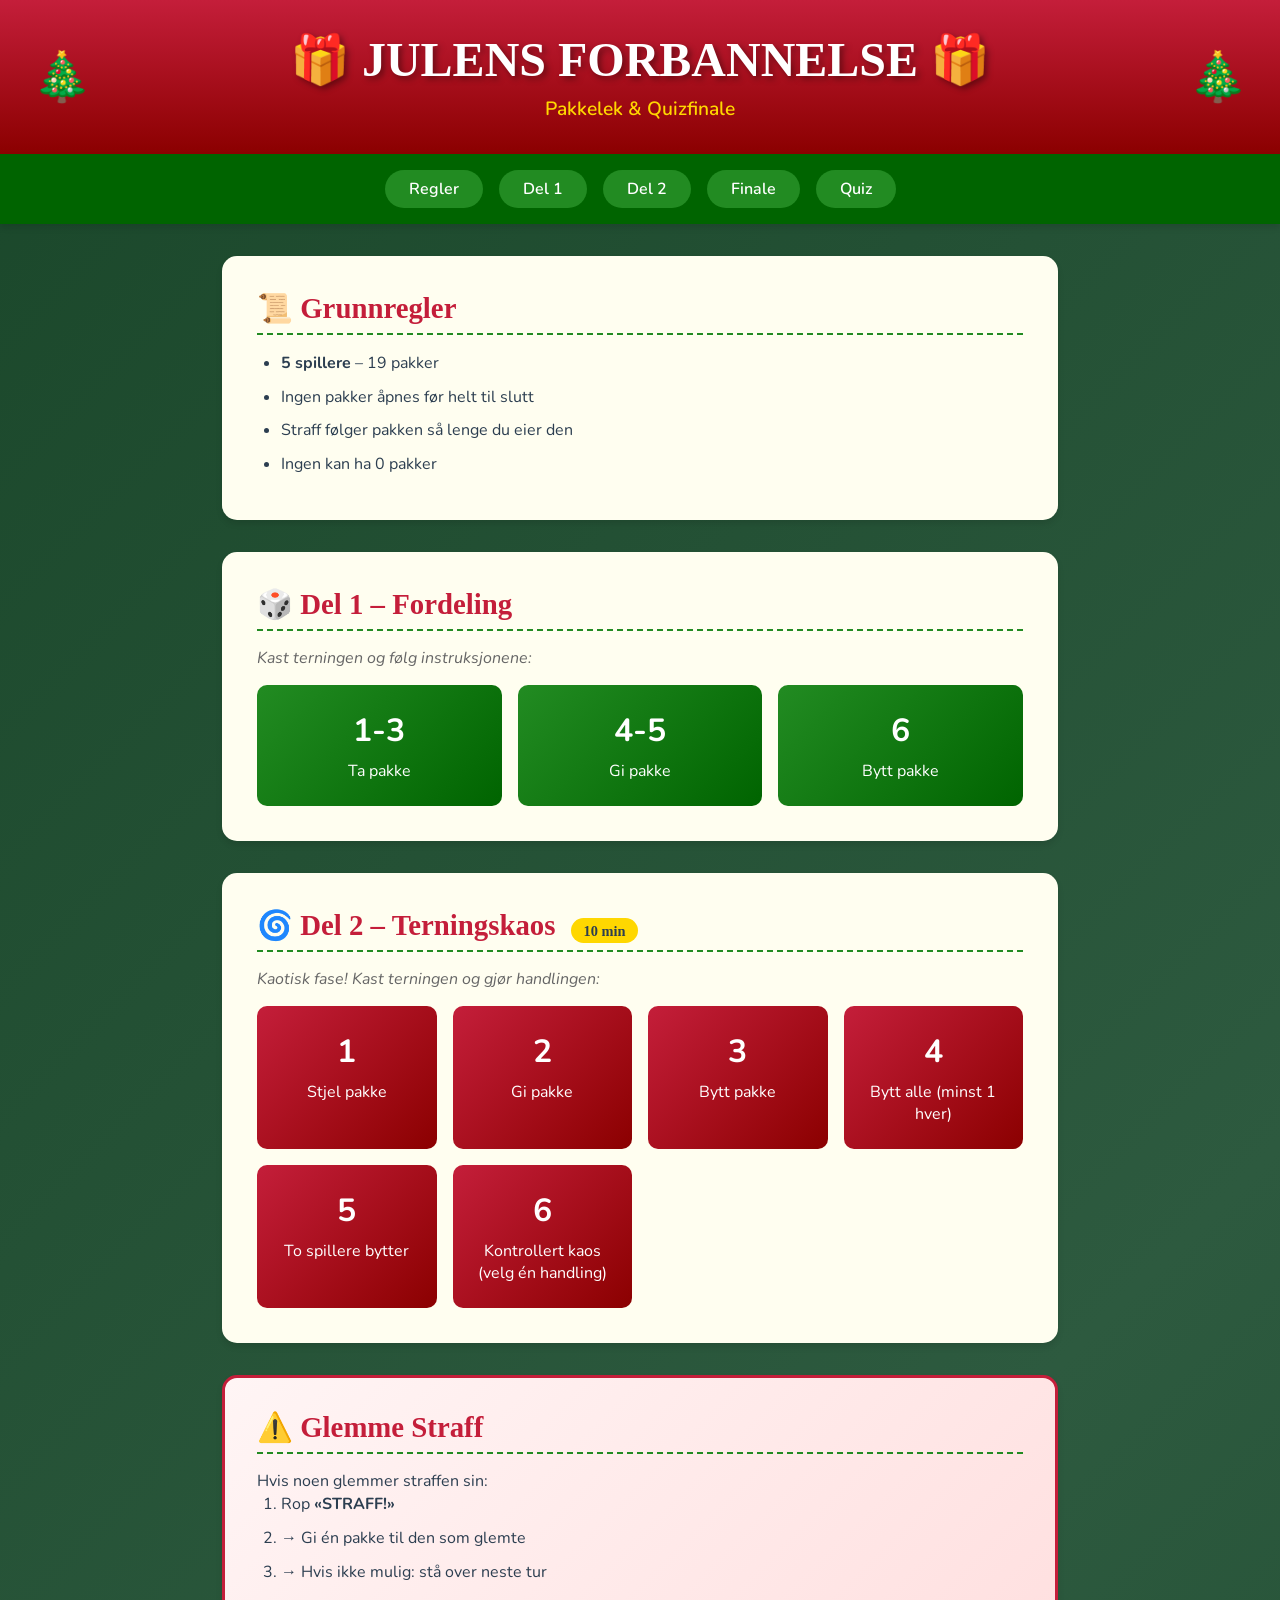
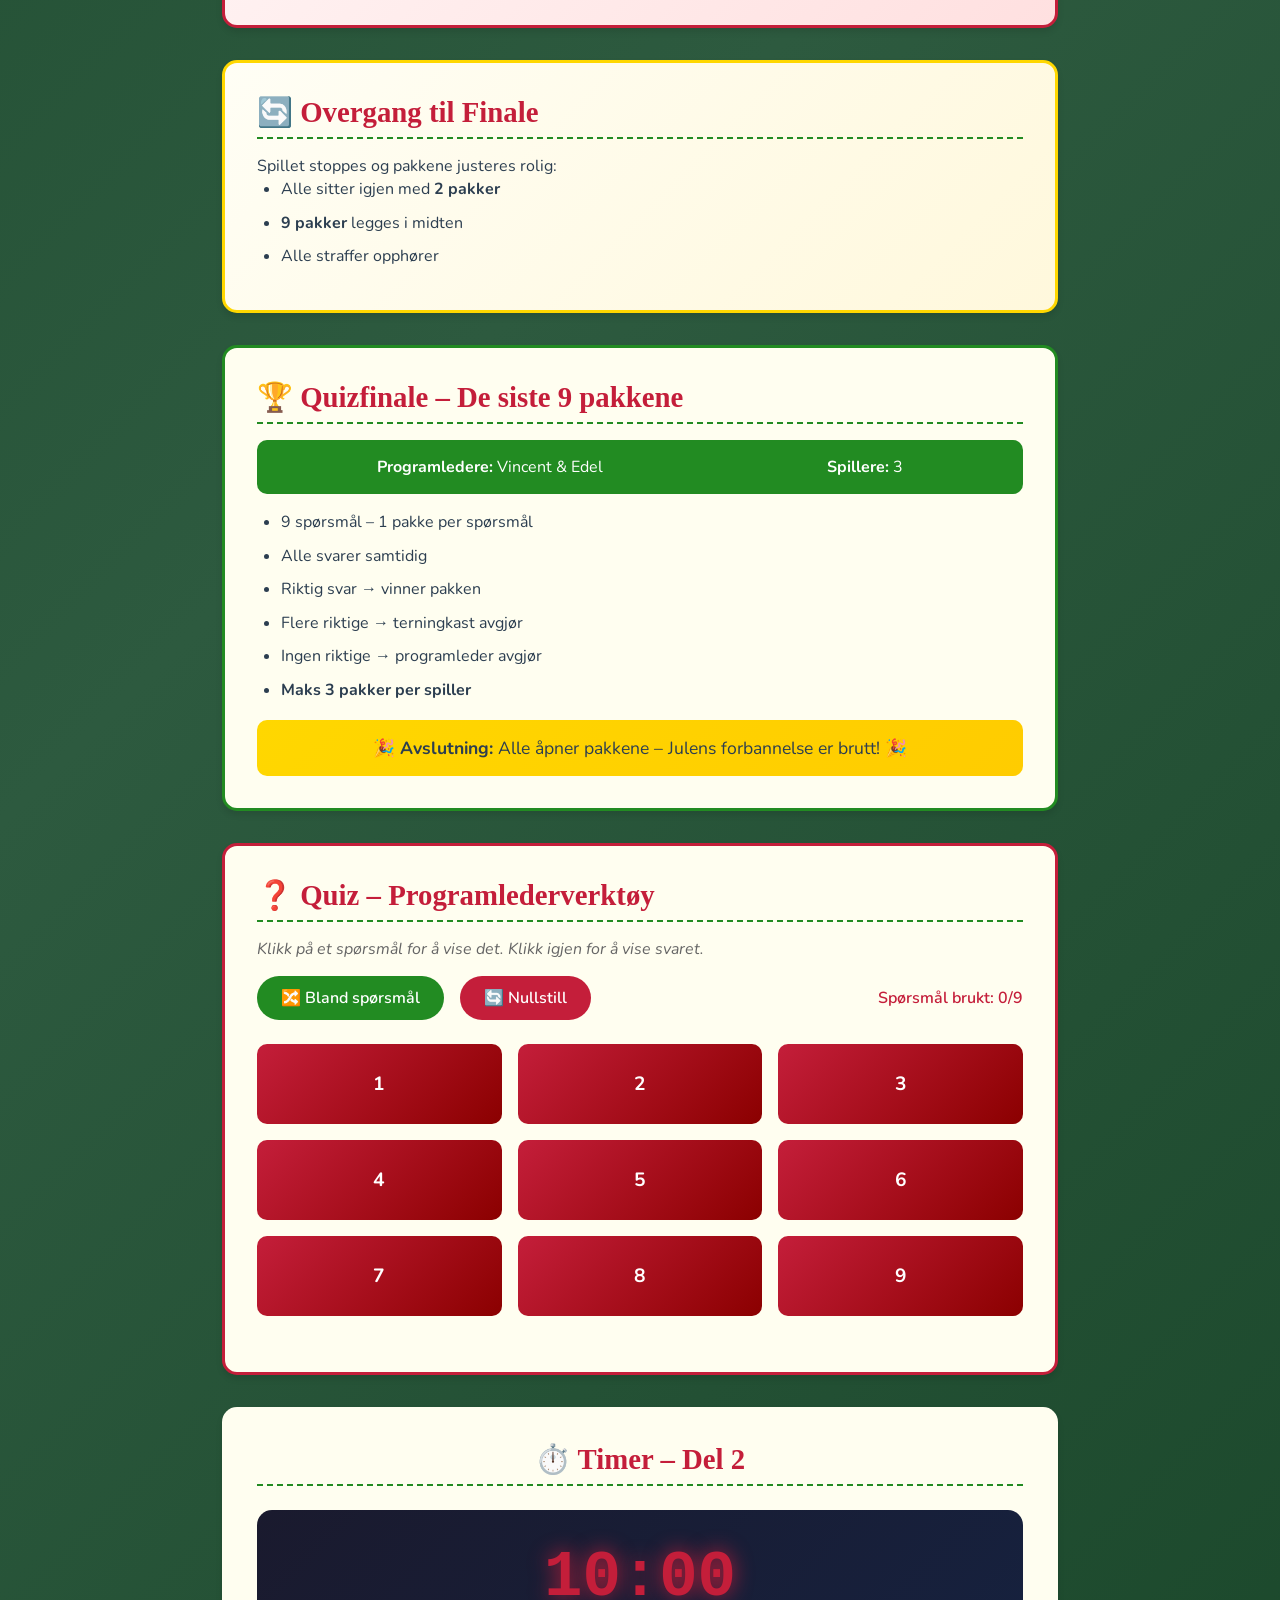
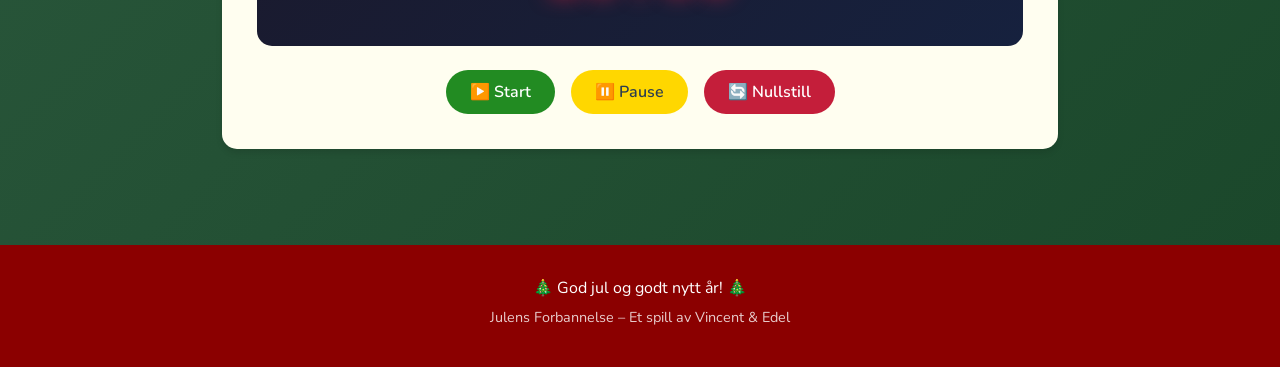
<file: index.html>
<!DOCTYPE html>
<html lang="no">
<head>
    <meta charset="UTF-8">
    <meta name="viewport" content="width=device-width, initial-scale=1.0">
    <title>🎄 Julens Forbannelse 🎄</title>
    <link rel="stylesheet" href="styles.css">
    <link href="https://fonts.googleapis.com/css2?family=Mountains+of+Christmas:wght@400;700&family=Nunito:wght@400;600;700&display=swap" rel="stylesheet">
</head>
<body>
    <div class="snowflakes" aria-hidden="true">
        <div class="snowflake">❄</div>
        <div class="snowflake">❅</div>
        <div class="snowflake">❆</div>
        <div class="snowflake">❄</div>
        <div class="snowflake">❅</div>
        <div class="snowflake">❆</div>
        <div class="snowflake">❄</div>
        <div class="snowflake">❅</div>
        <div class="snowflake">❆</div>
        <div class="snowflake">❄</div>
    </div>

    <header>
        <h1>🎁 JULENS FORBANNELSE 🎁</h1>
        <p class="subtitle">Pakkelek & Quizfinale</p>
    </header>

    <nav>
        <a href="#regler">Regler</a>
        <a href="#del1">Del 1</a>
        <a href="#del2">Del 2</a>
        <a href="#finale">Finale</a>
        <a href="#quiz">Quiz</a>
    </nav>

    <main>
        <!-- Grunnregler -->
        <section id="regler" class="card">
            <h2>📜 Grunnregler</h2>
            <ul>
                <li><strong>5 spillere</strong> – 19 pakker</li>
                <li>Ingen pakker åpnes før helt til slutt</li>
                <li>Straff følger pakken så lenge du eier den</li>
                <li>Ingen kan ha 0 pakker</li>
            </ul>
        </section>

        <!-- Del 1 -->
        <section id="del1" class="card">
            <h2>🎲 Del 1 – Fordeling</h2>
            <p class="description">Kast terningen og følg instruksjonene:</p>
            <div class="dice-grid">
                <div class="dice-item">
                    <span class="dice">1-3</span>
                    <span class="action">Ta pakke</span>
                </div>
                <div class="dice-item">
                    <span class="dice">4-5</span>
                    <span class="action">Gi pakke</span>
                </div>
                <div class="dice-item">
                    <span class="dice">6</span>
                    <span class="action">Bytt pakke</span>
                </div>
            </div>
        </section>

        <!-- Del 2 -->
        <section id="del2" class="card">
            <h2>🌀 Del 2 – Terningskaos <span class="timer-badge">10 min</span></h2>
            <p class="description">Kaotisk fase! Kast terningen og gjør handlingen:</p>
            <div class="dice-grid chaos">
                <div class="dice-item">
                    <span class="dice">1</span>
                    <span class="action">Stjel pakke</span>
                </div>
                <div class="dice-item">
                    <span class="dice">2</span>
                    <span class="action">Gi pakke</span>
                </div>
                <div class="dice-item">
                    <span class="dice">3</span>
                    <span class="action">Bytt pakke</span>
                </div>
                <div class="dice-item">
                    <span class="dice">4</span>
                    <span class="action">Bytt alle (minst 1 hver)</span>
                </div>
                <div class="dice-item">
                    <span class="dice">5</span>
                    <span class="action">To spillere bytter</span>
                </div>
                <div class="dice-item">
                    <span class="dice">6</span>
                    <span class="action">Kontrollert kaos (velg én handling)</span>
                </div>
            </div>
        </section>

        <!-- Glemme straff -->
        <section class="card penalty">
            <h2>⚠️ Glemme Straff</h2>
            <p>Hvis noen glemmer straffen sin:</p>
            <ol>
                <li>Rop <strong>«STRAFF!»</strong></li>
                <li>→ Gi én pakke til den som glemte</li>
                <li>→ Hvis ikke mulig: stå over neste tur</li>
            </ol>
        </section>

        <!-- Overgang til finale -->
        <section id="finale" class="card transition">
            <h2>🔄 Overgang til Finale</h2>
            <p>Spillet stoppes og pakkene justeres rolig:</p>
            <ul>
                <li>Alle sitter igjen med <strong>2 pakker</strong></li>
                <li><strong>9 pakker</strong> legges i midten</li>
                <li>Alle straffer opphører</li>
            </ul>
        </section>

        <!-- Quizfinale info -->
        <section class="card finale-info">
            <h2>🏆 Quizfinale – De siste 9 pakkene</h2>
            <div class="hosts">
                <p><strong>Programledere:</strong> Vincent & Edel</p>
                <p><strong>Spillere:</strong> 3</p>
            </div>
            <ul>
                <li>9 spørsmål – 1 pakke per spørsmål</li>
                <li>Alle svarer samtidig</li>
                <li>Riktig svar → vinner pakken</li>
                <li>Flere riktige → terningkast avgjør</li>
                <li>Ingen riktige → programleder avgjør</li>
                <li><strong>Maks 3 pakker per spiller</strong></li>
            </ul>
            <div class="ending">
                <p>🎉 <strong>Avslutning:</strong> Alle åpner pakkene – Julens forbannelse er brutt! 🎉</p>
            </div>
        </section>

        <!-- Quiz Section -->
        <section id="quiz" class="card quiz-section">
            <h2>❓ Quiz – Programlederverktøy</h2>
            <p class="description">Klikk på et spørsmål for å vise det. Klikk igjen for å vise svaret.</p>

            <div class="quiz-controls">
                <button id="shuffle-btn" class="btn">🔀 Bland spørsmål</button>
                <button id="reset-btn" class="btn">🔄 Nullstill</button>
                <span class="question-counter">Spørsmål brukt: <span id="used-count">0</span>/9</span>
            </div>

            <div id="quiz-container" class="quiz-container">
                <!-- Questions will be loaded here by JavaScript -->
            </div>

            <div id="current-question" class="current-question hidden">
                <div class="question-display">
                    <span class="question-number"></span>
                    <p class="question-text"></p>
                </div>
                <div class="answer-display hidden">
                    <p class="answer-text"></p>
                </div>
                <div class="question-controls">
                    <button id="show-answer-btn" class="btn btn-answer">Vis svar</button>
                    <button id="next-question-btn" class="btn btn-next">Neste spørsmål</button>
                </div>
            </div>
        </section>

        <!-- Timer -->
        <section class="card timer-section">
            <h2>⏱️ Timer – Del 2</h2>
            <div class="timer-display">
                <span id="timer">10:00</span>
            </div>
            <div class="timer-controls">
                <button id="start-timer" class="btn btn-start">▶️ Start</button>
                <button id="pause-timer" class="btn btn-pause">⏸️ Pause</button>
                <button id="reset-timer" class="btn btn-reset">🔄 Nullstill</button>
            </div>
        </section>
    </main>

    <footer>
        <p>🎄 God jul og godt nytt år! 🎄</p>
        <p class="credits">Julens Forbannelse – Et spill av Vincent & Edel</p>
    </footer>

    <script src="script.js"></script>
</body>
</html>
</file>
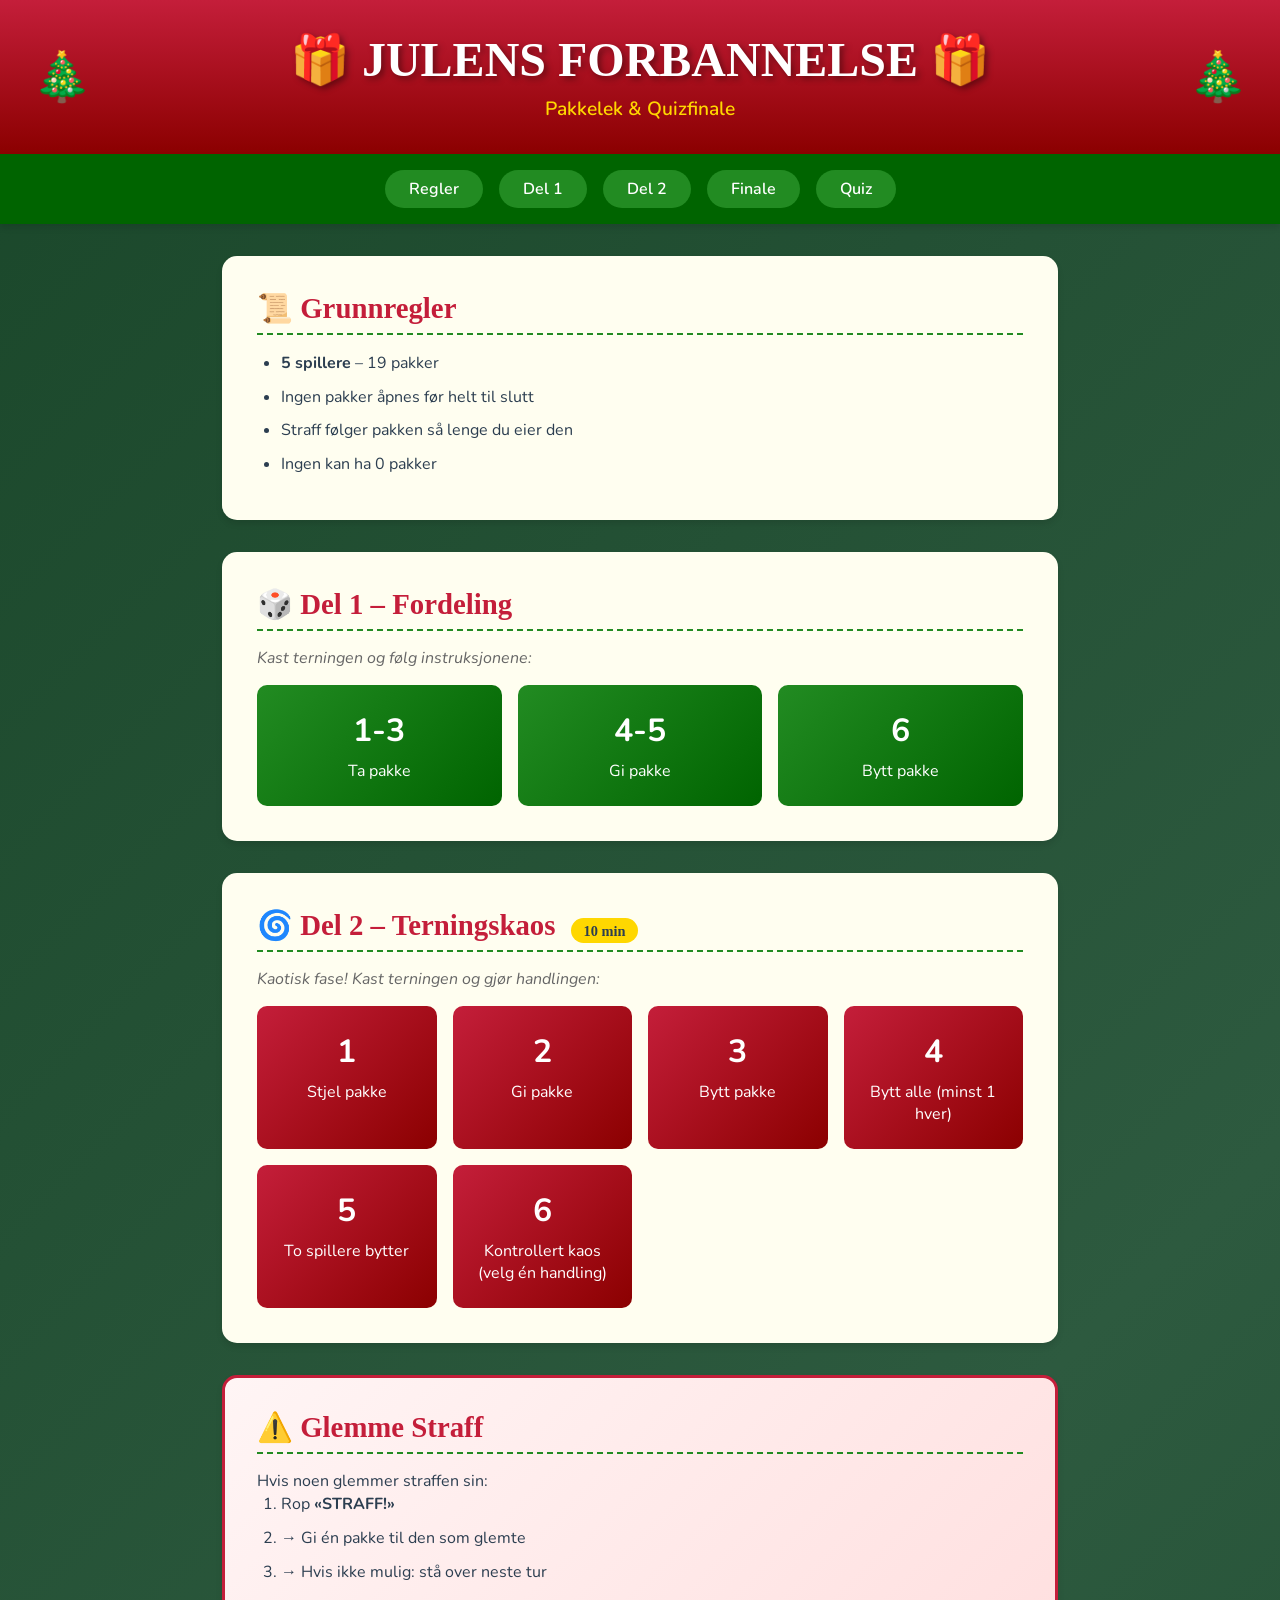
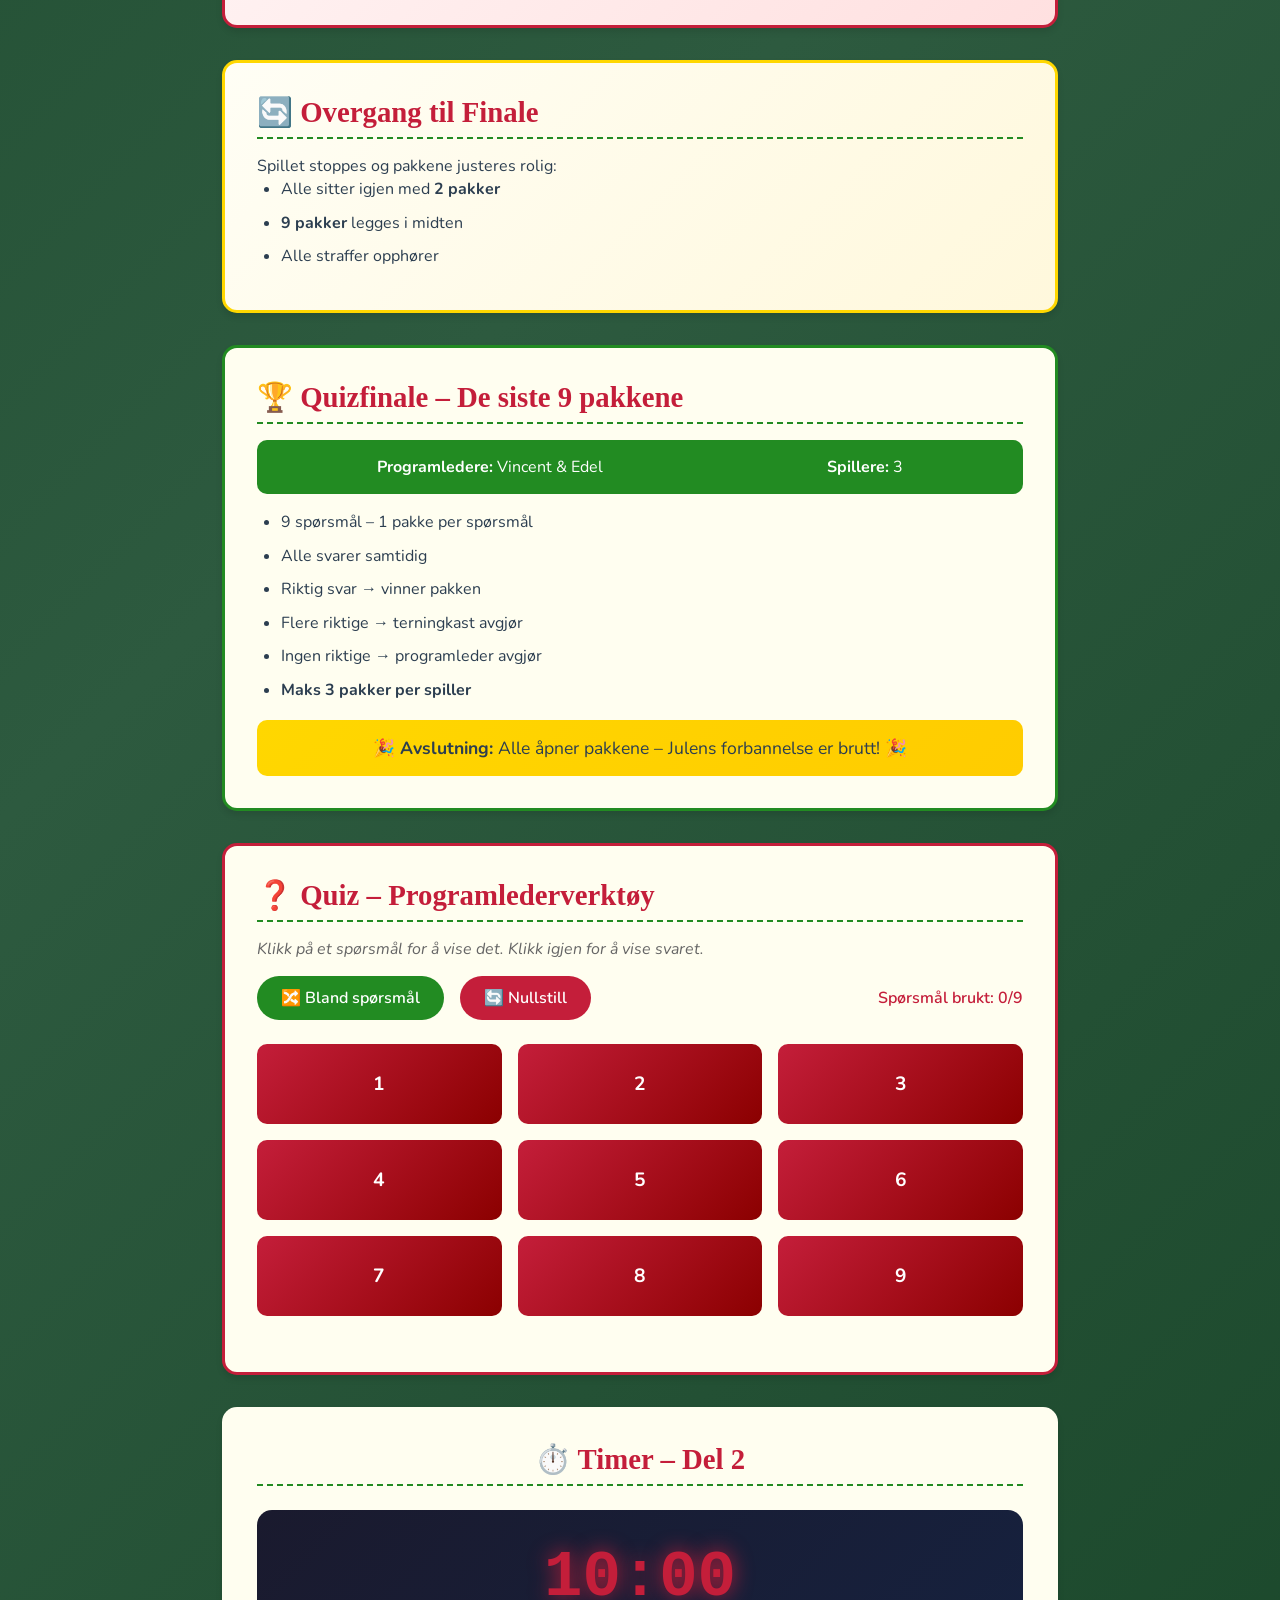
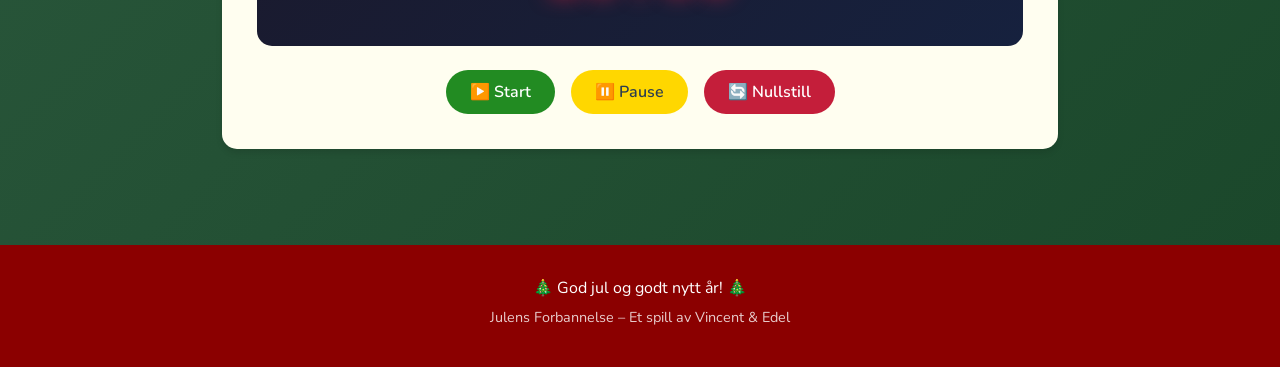
<file: julens-forbannelse.html>
<!DOCTYPE html>
<html lang="no">
<head>
    <meta charset="UTF-8">
    <meta name="viewport" content="width=device-width, initial-scale=1.0">
    <title>🎄 Julens Forbannelse 🎄</title>
    <link href="https://fonts.googleapis.com/css2?family=Mountains+of+Christmas:wght@400;700&family=Nunito:wght@400;600;700&display=swap" rel="stylesheet">
    <style>
        :root {
            --christmas-red: #c41e3a;
            --christmas-red-dark: #8b0000;
            --christmas-green: #228b22;
            --christmas-green-dark: #006400;
            --christmas-gold: #ffd700;
            --christmas-cream: #fffef0;
            --christmas-white: #ffffff;
            --text-dark: #2c3e50;
            --shadow: 0 4px 6px rgba(0, 0, 0, 0.1);
            --shadow-hover: 0 8px 15px rgba(0, 0, 0, 0.2);
        }
        * { margin: 0; padding: 0; box-sizing: border-box; }
        body {
            font-family: 'Nunito', sans-serif;
            background: linear-gradient(135deg, #1a472a 0%, #2d5a3f 50%, #1a472a 100%);
            min-height: 100vh;
            color: var(--text-dark);
            position: relative;
            overflow-x: hidden;
        }
        .snowflakes { position: fixed; top: 0; left: 0; width: 100%; height: 100%; pointer-events: none; z-index: 1000; overflow: hidden; }
        .snowflake { position: absolute; top: -10%; color: white; font-size: 1.5rem; opacity: 0.8; animation: fall linear infinite; }
        .snowflake:nth-child(1) { left: 5%; animation-duration: 10s; animation-delay: 0s; }
        .snowflake:nth-child(2) { left: 15%; animation-duration: 12s; animation-delay: 2s; font-size: 1rem; }
        .snowflake:nth-child(3) { left: 25%; animation-duration: 8s; animation-delay: 4s; }
        .snowflake:nth-child(4) { left: 35%; animation-duration: 14s; animation-delay: 1s; font-size: 2rem; }
        .snowflake:nth-child(5) { left: 45%; animation-duration: 9s; animation-delay: 3s; }
        .snowflake:nth-child(6) { left: 55%; animation-duration: 11s; animation-delay: 5s; font-size: 1.2rem; }
        .snowflake:nth-child(7) { left: 65%; animation-duration: 13s; animation-delay: 0.5s; }
        .snowflake:nth-child(8) { left: 75%; animation-duration: 10s; animation-delay: 2.5s; font-size: 1.8rem; }
        .snowflake:nth-child(9) { left: 85%; animation-duration: 15s; animation-delay: 4.5s; }
        .snowflake:nth-child(10) { left: 95%; animation-duration: 7s; animation-delay: 1.5s; font-size: 1.3rem; }
        @keyframes fall {
            0% { transform: translateY(-10vh) rotate(0deg); opacity: 1; }
            100% { transform: translateY(110vh) rotate(720deg); opacity: 0.3; }
        }
        header {
            background: linear-gradient(180deg, var(--christmas-red) 0%, var(--christmas-red-dark) 100%);
            padding: 2rem;
            text-align: center;
            box-shadow: 0 4px 20px rgba(0, 0, 0, 0.3);
            position: relative;
        }
        header::before, header::after { content: '🎄'; position: absolute; font-size: 3rem; top: 50%; transform: translateY(-50%); }
        header::before { left: 2rem; }
        header::after { right: 2rem; }
        h1 {
            font-family: 'Mountains of Christmas', cursive;
            font-size: 3rem;
            color: var(--christmas-white);
            text-shadow: 3px 3px 6px rgba(0, 0, 0, 0.4);
            margin-bottom: 0.5rem;
        }
        .subtitle { font-size: 1.2rem; color: var(--christmas-gold); font-weight: 600; }
        nav {
            background: var(--christmas-green-dark);
            padding: 1rem;
            display: flex;
            justify-content: center;
            gap: 1rem;
            flex-wrap: wrap;
            position: sticky;
            top: 0;
            z-index: 100;
            box-shadow: var(--shadow);
        }
        nav a {
            color: var(--christmas-white);
            text-decoration: none;
            padding: 0.5rem 1.5rem;
            border-radius: 25px;
            background: var(--christmas-green);
            transition: all 0.3s ease;
            font-weight: 600;
        }
        nav a:hover { background: var(--christmas-gold); color: var(--text-dark); transform: translateY(-2px); }
        main { max-width: 900px; margin: 0 auto; padding: 2rem; }
        .card {
            background: var(--christmas-cream);
            border-radius: 15px;
            padding: 2rem;
            margin-bottom: 2rem;
            box-shadow: var(--shadow);
            transition: transform 0.3s ease, box-shadow 0.3s ease;
            border: 3px solid transparent;
        }
        .card:hover { transform: translateY(-5px); box-shadow: var(--shadow-hover); }
        .card h2 {
            font-family: 'Mountains of Christmas', cursive;
            font-size: 1.8rem;
            color: var(--christmas-red);
            margin-bottom: 1rem;
            padding-bottom: 0.5rem;
            border-bottom: 2px dashed var(--christmas-green);
        }
        .card ul, .card ol { padding-left: 1.5rem; }
        .card li { margin-bottom: 0.5rem; line-height: 1.6; }
        .description { color: #666; font-style: italic; margin-bottom: 1rem; }
        .dice-grid { display: grid; grid-template-columns: repeat(auto-fit, minmax(150px, 1fr)); gap: 1rem; margin-top: 1rem; }
        .dice-item {
            background: linear-gradient(135deg, var(--christmas-green) 0%, var(--christmas-green-dark) 100%);
            padding: 1.5rem;
            border-radius: 10px;
            text-align: center;
            color: white;
            transition: transform 0.3s ease;
        }
        .dice-item:hover { transform: scale(1.05); }
        .dice { display: block; font-size: 2rem; font-weight: bold; margin-bottom: 0.5rem; }
        .action { font-size: 1rem; }
        .dice-grid.chaos .dice-item { background: linear-gradient(135deg, var(--christmas-red) 0%, var(--christmas-red-dark) 100%); }
        .timer-badge { background: var(--christmas-gold); color: var(--text-dark); padding: 0.3rem 0.8rem; border-radius: 15px; font-size: 0.9rem; margin-left: 0.5rem; }
        .card.penalty { border-color: var(--christmas-red); background: linear-gradient(135deg, #fff5f5 0%, #ffe0e0 100%); }
        .card.transition { border-color: var(--christmas-gold); background: linear-gradient(135deg, #fffef5 0%, #fff8dc 100%); }
        .card.finale-info { border-color: var(--christmas-green); }
        .hosts { background: var(--christmas-green); color: white; padding: 1rem; border-radius: 10px; margin-bottom: 1rem; display: flex; justify-content: space-around; flex-wrap: wrap; gap: 1rem; }
        .ending { background: linear-gradient(135deg, var(--christmas-gold) 0%, #ffcc00 100%); padding: 1rem; border-radius: 10px; text-align: center; margin-top: 1rem; font-size: 1.1rem; }
        .quiz-section { border-color: var(--christmas-red); }
        .quiz-controls { display: flex; gap: 1rem; align-items: center; flex-wrap: wrap; margin-bottom: 1.5rem; }
        .question-counter { margin-left: auto; font-weight: 600; color: var(--christmas-red); }
        .btn { padding: 0.7rem 1.5rem; border: none; border-radius: 25px; cursor: pointer; font-size: 1rem; font-weight: 600; transition: all 0.3s ease; font-family: inherit; }
        .btn:hover { transform: translateY(-2px); }
        #shuffle-btn { background: var(--christmas-green); color: white; }
        #reset-btn { background: var(--christmas-red); color: white; }
        .quiz-container { display: grid; grid-template-columns: repeat(3, 1fr); gap: 1rem; margin-bottom: 1.5rem; }
        .question-card {
            background: linear-gradient(135deg, var(--christmas-red) 0%, var(--christmas-red-dark) 100%);
            color: white;
            padding: 1.5rem;
            border-radius: 10px;
            text-align: center;
            cursor: pointer;
            transition: all 0.3s ease;
            min-height: 80px;
            display: flex;
            align-items: center;
            justify-content: center;
            font-weight: bold;
            font-size: 1.2rem;
        }
        .question-card:hover:not(.used) { transform: scale(1.05); box-shadow: var(--shadow-hover); }
        .question-card.used { background: #ccc; cursor: not-allowed; opacity: 0.6; }
        .question-card.active { background: var(--christmas-gold); color: var(--text-dark); }
        .current-question { background: white; border: 3px solid var(--christmas-green); border-radius: 15px; padding: 2rem; margin-top: 1.5rem; }
        .current-question.hidden { display: none; }
        .question-display { margin-bottom: 1.5rem; }
        .question-number { display: inline-block; background: var(--christmas-red); color: white; padding: 0.3rem 1rem; border-radius: 15px; font-weight: bold; margin-bottom: 1rem; }
        .question-text { font-size: 1.4rem; color: var(--text-dark); line-height: 1.6; }
        .answer-display { background: linear-gradient(135deg, var(--christmas-green) 0%, var(--christmas-green-dark) 100%); color: white; padding: 1.5rem; border-radius: 10px; margin-bottom: 1.5rem; }
        .answer-display.hidden { display: none; }
        .answer-text { font-size: 1.3rem; font-weight: bold; text-align: center; }
        .question-controls { display: flex; gap: 1rem; justify-content: center; }
        .btn-answer { background: var(--christmas-gold); color: var(--text-dark); }
        .btn-next { background: var(--christmas-green); color: white; }
        .timer-section { text-align: center; }
        .timer-display {
            background: linear-gradient(135deg, #1a1a2e 0%, #16213e 100%);
            color: var(--christmas-red);
            font-size: 4rem;
            font-family: 'Courier New', monospace;
            font-weight: bold;
            padding: 2rem;
            border-radius: 15px;
            margin: 1.5rem 0;
            text-shadow: 0 0 20px var(--christmas-red);
        }
        .timer-controls { display: flex; gap: 1rem; justify-content: center; flex-wrap: wrap; }
        .btn-start { background: var(--christmas-green); color: white; }
        .btn-pause { background: var(--christmas-gold); color: var(--text-dark); }
        .btn-reset { background: var(--christmas-red); color: white; }
        footer { background: var(--christmas-red-dark); color: white; text-align: center; padding: 2rem; margin-top: 2rem; }
        footer p { margin-bottom: 0.5rem; }
        .credits { font-size: 0.9rem; opacity: 0.8; }
        @media (max-width: 768px) {
            header::before, header::after { display: none; }
            h1 { font-size: 2rem; }
            .timer-display { font-size: 3rem; }
            .dice-grid { grid-template-columns: repeat(2, 1fr); }
        }
        @media (max-width: 480px) {
            main { padding: 1rem; }
            .card { padding: 1.5rem; }
            nav { gap: 0.5rem; }
            nav a { padding: 0.4rem 1rem; font-size: 0.9rem; }
            .quiz-container { gap: 0.5rem; }
            .question-card { padding: 1rem; min-height: 60px; font-size: 1rem; }
            .question-controls { flex-direction: column; }
            .timer-display { font-size: 2.5rem; padding: 1.5rem; }
        }
        @keyframes reveal { from { opacity: 0; transform: translateY(-10px); } to { opacity: 1; transform: translateY(0); } }
        .answer-display:not(.hidden) { animation: reveal 0.5s ease; }
        @keyframes pulse { 0%, 100% { transform: scale(1); } 50% { transform: scale(1.02); } }
        .timer-display.running { animation: pulse 1s ease infinite; }
        .timer-display.warning { color: var(--christmas-gold); text-shadow: 0 0 20px var(--christmas-gold); }
        .timer-display.danger { color: #ff0000; text-shadow: 0 0 30px #ff0000; animation: pulse 0.5s ease infinite; }
    </style>
</head>
<body>
    <div class="snowflakes" aria-hidden="true">
        <div class="snowflake">❄</div><div class="snowflake">❅</div><div class="snowflake">❆</div>
        <div class="snowflake">❄</div><div class="snowflake">❅</div><div class="snowflake">❆</div>
        <div class="snowflake">❄</div><div class="snowflake">❅</div><div class="snowflake">❆</div>
        <div class="snowflake">❄</div>
    </div>
    <header>
        <h1>🎁 JULENS FORBANNELSE 🎁</h1>
        <p class="subtitle">Pakkelek & Quizfinale</p>
    </header>
    <nav>
        <a href="#regler">Regler</a>
        <a href="#del1">Del 1</a>
        <a href="#del2">Del 2</a>
        <a href="#finale">Finale</a>
        <a href="#quiz">Quiz</a>
    </nav>
    <main>
        <section id="regler" class="card">
            <h2>📜 Grunnregler</h2>
            <ul>
                <li><strong>5 spillere</strong> – 19 pakker</li>
                <li>Ingen pakker åpnes før helt til slutt</li>
                <li>Straff følger pakken så lenge du eier den</li>
                <li>Ingen kan ha 0 pakker</li>
            </ul>
        </section>
        <section id="del1" class="card">
            <h2>🎲 Del 1 – Fordeling</h2>
            <p class="description">Kast terningen og følg instruksjonene:</p>
            <div class="dice-grid">
                <div class="dice-item"><span class="dice">1-3</span><span class="action">Ta pakke</span></div>
                <div class="dice-item"><span class="dice">4-5</span><span class="action">Gi pakke</span></div>
                <div class="dice-item"><span class="dice">6</span><span class="action">Bytt pakke</span></div>
            </div>
        </section>
        <section id="del2" class="card">
            <h2>🌀 Del 2 – Terningskaos <span class="timer-badge">10 min</span></h2>
            <p class="description">Kaotisk fase! Kast terningen og gjør handlingen:</p>
            <div class="dice-grid chaos">
                <div class="dice-item"><span class="dice">1</span><span class="action">Stjel pakke</span></div>
                <div class="dice-item"><span class="dice">2</span><span class="action">Gi pakke</span></div>
                <div class="dice-item"><span class="dice">3</span><span class="action">Bytt pakke</span></div>
                <div class="dice-item"><span class="dice">4</span><span class="action">Bytt alle (minst 1 hver)</span></div>
                <div class="dice-item"><span class="dice">5</span><span class="action">To spillere bytter</span></div>
                <div class="dice-item"><span class="dice">6</span><span class="action">Kontrollert kaos (velg én handling)</span></div>
            </div>
        </section>
        <section class="card penalty">
            <h2>⚠️ Glemme Straff</h2>
            <p>Hvis noen glemmer straffen sin:</p>
            <ol>
                <li>Rop <strong>«STRAFF!»</strong></li>
                <li>→ Gi én pakke til den som glemte</li>
                <li>→ Hvis ikke mulig: stå over neste tur</li>
            </ol>
        </section>
        <section id="finale" class="card transition">
            <h2>🔄 Overgang til Finale</h2>
            <p>Spillet stoppes og pakkene justeres rolig:</p>
            <ul>
                <li>Alle sitter igjen med <strong>2 pakker</strong></li>
                <li><strong>9 pakker</strong> legges i midten</li>
                <li>Alle straffer opphører</li>
            </ul>
        </section>
        <section class="card finale-info">
            <h2>🏆 Quizfinale – De siste 9 pakkene</h2>
            <div class="hosts">
                <p><strong>Programledere:</strong> Vincent & Edel</p>
                <p><strong>Spillere:</strong> 3</p>
            </div>
            <ul>
                <li>9 spørsmål – 1 pakke per spørsmål</li>
                <li>Alle svarer samtidig</li>
                <li>Riktig svar → vinner pakken</li>
                <li>Flere riktige → terningkast avgjør</li>
                <li>Ingen riktige → programleder avgjør</li>
                <li><strong>Maks 3 pakker per spiller</strong></li>
            </ul>
            <div class="ending">
                <p>🎉 <strong>Avslutning:</strong> Alle åpner pakkene – Julens forbannelse er brutt! 🎉</p>
            </div>
        </section>
        <section id="quiz" class="card quiz-section">
            <h2>❓ Quiz – Programlederverktøy</h2>
            <p class="description">Klikk på et spørsmål for å vise det. Klikk igjen for å vise svaret.</p>
            <div class="quiz-controls">
                <button id="shuffle-btn" class="btn">🔀 Bland spørsmål</button>
                <button id="reset-btn" class="btn">🔄 Nullstill</button>
                <span class="question-counter">Spørsmål brukt: <span id="used-count">0</span>/9</span>
            </div>
            <div id="quiz-container" class="quiz-container"></div>
            <div id="current-question" class="current-question hidden">
                <div class="question-display">
                    <span class="question-number"></span>
                    <p class="question-text"></p>
                </div>
                <div class="answer-display hidden">
                    <p class="answer-text"></p>
                </div>
                <div class="question-controls">
                    <button id="show-answer-btn" class="btn btn-answer">Vis svar</button>
                    <button id="next-question-btn" class="btn btn-next">Neste spørsmål</button>
                </div>
            </div>
        </section>
        <section class="card timer-section">
            <h2>⏱️ Timer – Del 2</h2>
            <div class="timer-display"><span id="timer">10:00</span></div>
            <div class="timer-controls">
                <button id="start-timer" class="btn btn-start">▶️ Start</button>
                <button id="pause-timer" class="btn btn-pause">⏸️ Pause</button>
                <button id="reset-timer" class="btn btn-reset">🔄 Nullstill</button>
            </div>
        </section>
    </main>
    <footer>
        <p>🎄 God jul og godt nytt år! 🎄</p>
        <p class="credits">Julens Forbannelse – Et spill av Vincent & Edel</p>
    </footer>
    <script>
        const questions = [
            { id: 1, question: "Hvilken farge har Coca-Cola's julenisse på seg?", answer: "Rød og hvit", category: "Klassiker" },
            { id: 2, question: "I hvilken by ligger Julenissens offisielle postkontor?", answer: "Rovaniemi, Finland (eller Drøbak i Norge)", category: "Geografi" },
            { id: 3, question: "Hva heter reinsdyret med den røde nesen?", answer: "Rudolf", category: "Klassiker" },
            { id: 4, question: "Hvilken TV-serie ser nordmenn tradisjonelt på lille julaften?", answer: "Grevinnen og hovmesteren (Dinner for One)", category: "Norsk tradisjon" },
            { id: 5, question: "Hvor mange gaver fikk kjæresten totalt i sangen 'The Twelve Days of Christmas'?", answer: "364 gaver", category: "Musikk" },
            { id: 6, question: "Hvilket land startet tradisjonen med juletrær?", answer: "Tyskland", category: "Historie" },
            { id: 7, question: "Hva kalles frykten for julenissen?", answer: "Santafobi (eller Claustofobi)", category: "Kuriosa" },
            { id: 8, question: "I filmen 'Love Actually' - hvilken sang synger Billy Mack?", answer: "Christmas Is All Around", category: "Film" },
            { id: 9, question: "Hva er det tradisjonelle navnet på kvelden før julaften i Norge?", answer: "Lille julaften (23. desember)", category: "Norsk tradisjon" },
            { id: 10, question: "Hvilken plante er det tradisjon å kysse under i julen?", answer: "Misteltein", category: "Tradisjon" },
            { id: 11, question: "Hva heter de tre vise menn som besøkte Jesusbarnet?", answer: "Kaspar, Melkior og Baltasar", category: "Religion" },
            { id: 12, question: "Hvilket dyr er hovedpersonen i den norske julekalenderen 'Jul i Blåfjell'?", answer: "En fjellrev (Turansen er en blånisse)", category: "Norsk TV" },
            { id: 13, question: "I 'Alene Hjemme' - hvor skal familien McCallister reise på juleferie?", answer: "Paris, Frankrike", category: "Film" },
            { id: 14, question: "Hva er den bestselgende julesingelen gjennom alle tider?", answer: "White Christmas av Bing Crosby", category: "Musikk" },
            { id: 15, question: "Hvilken dag feirer man jul i Russland?", answer: "7. januar", category: "Internasjonal" }
        ];
        let shuffledQuestions = [...questions];
        let usedQuestions = new Set();
        let currentQuestionIndex = null;
        let answerRevealed = false;
        let timerInterval = null;
        let timeRemaining = 600;
        let timerRunning = false;
        const quizContainer = document.getElementById('quiz-container');
        const currentQuestionEl = document.getElementById('current-question');
        const questionNumberEl = currentQuestionEl.querySelector('.question-number');
        const questionTextEl = currentQuestionEl.querySelector('.question-text');
        const answerDisplayEl = currentQuestionEl.querySelector('.answer-display');
        const answerTextEl = currentQuestionEl.querySelector('.answer-text');
        const showAnswerBtn = document.getElementById('show-answer-btn');
        const nextQuestionBtn = document.getElementById('next-question-btn');
        const shuffleBtn = document.getElementById('shuffle-btn');
        const resetBtn = document.getElementById('reset-btn');
        const usedCountEl = document.getElementById('used-count');
        const timerEl = document.getElementById('timer');
        const startTimerBtn = document.getElementById('start-timer');
        const pauseTimerBtn = document.getElementById('pause-timer');
        const resetTimerBtn = document.getElementById('reset-timer');
        function init() { shuffleQuestions(); renderQuestionCards(); setupEventListeners(); updateUsedCount(); }
        function shuffleArray(array) {
            const newArray = [...array];
            for (let i = newArray.length - 1; i > 0; i--) {
                const j = Math.floor(Math.random() * (i + 1));
                [newArray[i], newArray[j]] = [newArray[j], newArray[i]];
            }
            return newArray;
        }
        function shuffleQuestions() { shuffledQuestions = shuffleArray(questions).slice(0, 9); }
        function renderQuestionCards() {
            quizContainer.innerHTML = '';
            shuffledQuestions.forEach((q, index) => {
                const card = document.createElement('div');
                card.className = 'question-card';
                card.dataset.index = index;
                card.textContent = `${index + 1}`;
                if (usedQuestions.has(index)) card.classList.add('used');
                card.addEventListener('click', () => selectQuestion(index));
                quizContainer.appendChild(card);
            });
        }
        function selectQuestion(index) {
            if (usedQuestions.has(index)) return;
            document.querySelectorAll('.question-card').forEach(card => card.classList.remove('active'));
            const selectedCard = document.querySelector(`[data-index="${index}"]`);
            selectedCard.classList.add('active');
            currentQuestionIndex = index;
            answerRevealed = false;
            const question = shuffledQuestions[index];
            questionNumberEl.textContent = `Spørsmål ${index + 1} - ${question.category}`;
            questionTextEl.textContent = question.question;
            answerTextEl.textContent = question.answer;
            currentQuestionEl.classList.remove('hidden');
            answerDisplayEl.classList.add('hidden');
            showAnswerBtn.style.display = 'inline-block';
        }
        function revealAnswer() {
            if (currentQuestionIndex === null) return;
            answerRevealed = true;
            answerDisplayEl.classList.remove('hidden');
            showAnswerBtn.style.display = 'none';
        }
        function nextQuestion() {
            if (currentQuestionIndex === null) return;
            usedQuestions.add(currentQuestionIndex);
            updateUsedCount();
            const usedCard = document.querySelector(`[data-index="${currentQuestionIndex}"]`);
            usedCard.classList.add('used');
            usedCard.classList.remove('active');
            currentQuestionEl.classList.add('hidden');
            currentQuestionIndex = null;
            answerRevealed = false;
            if (usedQuestions.size >= 9) showCompletionMessage();
        }
        function updateUsedCount() { usedCountEl.textContent = usedQuestions.size; }
        function showCompletionMessage() {
            currentQuestionEl.classList.remove('hidden');
            questionNumberEl.textContent = '🎉 Ferdig!';
            questionTextEl.textContent = 'Alle 9 spørsmål er besvart! Nå kan pakkene åpnes - Julens forbannelse er brutt!';
            answerDisplayEl.classList.add('hidden');
            showAnswerBtn.style.display = 'none';
            nextQuestionBtn.style.display = 'none';
        }
        function resetQuiz() {
            usedQuestions.clear();
            currentQuestionIndex = null;
            answerRevealed = false;
            currentQuestionEl.classList.add('hidden');
            nextQuestionBtn.style.display = 'inline-block';
            renderQuestionCards();
            updateUsedCount();
        }
        function shuffleAndReset() { shuffleQuestions(); resetQuiz(); }
        function formatTime(seconds) {
            const mins = Math.floor(seconds / 60);
            const secs = seconds % 60;
            return `${mins.toString().padStart(2, '0')}:${secs.toString().padStart(2, '0')}`;
        }
        function updateTimerDisplay() {
            timerEl.textContent = formatTime(timeRemaining);
            const timerDisplay = document.querySelector('.timer-display');
            timerDisplay.classList.remove('warning', 'danger');
            if (timeRemaining <= 60 && timeRemaining > 30) timerDisplay.classList.add('warning');
            else if (timeRemaining <= 30) timerDisplay.classList.add('danger');
            if (timerRunning) timerDisplay.classList.add('running');
            else timerDisplay.classList.remove('running');
        }
        function startTimer() {
            if (timerRunning) return;
            timerRunning = true;
            timerInterval = setInterval(() => {
                timeRemaining--;
                updateTimerDisplay();
                if (timeRemaining <= 0) { stopTimer(); playAlarm(); }
            }, 1000);
            updateTimerDisplay();
        }
        function stopTimer() { timerRunning = false; clearInterval(timerInterval); updateTimerDisplay(); }
        function resetTimer() { stopTimer(); timeRemaining = 600; updateTimerDisplay(); }
        function playAlarm() {
            try {
                const audioContext = new (window.AudioContext || window.webkitAudioContext)();
                const oscillator = audioContext.createOscillator();
                const gainNode = audioContext.createGain();
                oscillator.connect(gainNode);
                gainNode.connect(audioContext.destination);
                oscillator.frequency.value = 800;
                oscillator.type = 'sine';
                gainNode.gain.setValueAtTime(0.3, audioContext.currentTime);
                gainNode.gain.exponentialRampToValueAtTime(0.01, audioContext.currentTime + 1);
                oscillator.start(audioContext.currentTime);
                oscillator.stop(audioContext.currentTime + 1);
            } catch (e) { console.log('Audio not supported'); }
            alert('⏰ Tiden er ute! Del 2 er over!');
        }
        function setupEventListeners() {
            showAnswerBtn.addEventListener('click', revealAnswer);
            nextQuestionBtn.addEventListener('click', nextQuestion);
            shuffleBtn.addEventListener('click', shuffleAndReset);
            resetBtn.addEventListener('click', resetQuiz);
            startTimerBtn.addEventListener('click', startTimer);
            pauseTimerBtn.addEventListener('click', stopTimer);
            resetTimerBtn.addEventListener('click', resetTimer);
        }
        document.addEventListener('DOMContentLoaded', init);
    </script>
</body>
</html>
</file>
<file: styles.css>
/* Root variables */
:root {
    --christmas-red: #c41e3a;
    --christmas-red-dark: #8b0000;
    --christmas-green: #228b22;
    --christmas-green-dark: #006400;
    --christmas-gold: #ffd700;
    --christmas-cream: #fffef0;
    --christmas-white: #ffffff;
    --text-dark: #2c3e50;
    --shadow: 0 4px 6px rgba(0, 0, 0, 0.1);
    --shadow-hover: 0 8px 15px rgba(0, 0, 0, 0.2);
}

/* Reset and base styles */
* {
    margin: 0;
    padding: 0;
    box-sizing: border-box;
}

body {
    font-family: 'Nunito', sans-serif;
    background: linear-gradient(135deg, #1a472a 0%, #2d5a3f 50%, #1a472a 100%);
    min-height: 100vh;
    color: var(--text-dark);
    position: relative;
    overflow-x: hidden;
}

/* Snowflake animation */
.snowflakes {
    position: fixed;
    top: 0;
    left: 0;
    width: 100%;
    height: 100%;
    pointer-events: none;
    z-index: 1000;
    overflow: hidden;
}

.snowflake {
    position: absolute;
    top: -10%;
    color: white;
    font-size: 1.5rem;
    opacity: 0.8;
    animation: fall linear infinite;
}

.snowflake:nth-child(1) { left: 5%; animation-duration: 10s; animation-delay: 0s; }
.snowflake:nth-child(2) { left: 15%; animation-duration: 12s; animation-delay: 2s; font-size: 1rem; }
.snowflake:nth-child(3) { left: 25%; animation-duration: 8s; animation-delay: 4s; }
.snowflake:nth-child(4) { left: 35%; animation-duration: 14s; animation-delay: 1s; font-size: 2rem; }
.snowflake:nth-child(5) { left: 45%; animation-duration: 9s; animation-delay: 3s; }
.snowflake:nth-child(6) { left: 55%; animation-duration: 11s; animation-delay: 5s; font-size: 1.2rem; }
.snowflake:nth-child(7) { left: 65%; animation-duration: 13s; animation-delay: 0.5s; }
.snowflake:nth-child(8) { left: 75%; animation-duration: 10s; animation-delay: 2.5s; font-size: 1.8rem; }
.snowflake:nth-child(9) { left: 85%; animation-duration: 15s; animation-delay: 4.5s; }
.snowflake:nth-child(10) { left: 95%; animation-duration: 7s; animation-delay: 1.5s; font-size: 1.3rem; }

@keyframes fall {
    0% {
        transform: translateY(-10vh) rotate(0deg);
        opacity: 1;
    }
    100% {
        transform: translateY(110vh) rotate(720deg);
        opacity: 0.3;
    }
}

/* Header */
header {
    background: linear-gradient(180deg, var(--christmas-red) 0%, var(--christmas-red-dark) 100%);
    padding: 2rem;
    text-align: center;
    box-shadow: 0 4px 20px rgba(0, 0, 0, 0.3);
    position: relative;
}

header::before,
header::after {
    content: '🎄';
    position: absolute;
    font-size: 3rem;
    top: 50%;
    transform: translateY(-50%);
}

header::before {
    left: 2rem;
}

header::after {
    right: 2rem;
}

h1 {
    font-family: 'Mountains of Christmas', cursive;
    font-size: 3rem;
    color: var(--christmas-white);
    text-shadow: 3px 3px 6px rgba(0, 0, 0, 0.4);
    margin-bottom: 0.5rem;
}

.subtitle {
    font-size: 1.2rem;
    color: var(--christmas-gold);
    font-weight: 600;
}

/* Navigation */
nav {
    background: var(--christmas-green-dark);
    padding: 1rem;
    display: flex;
    justify-content: center;
    gap: 1rem;
    flex-wrap: wrap;
    position: sticky;
    top: 0;
    z-index: 100;
    box-shadow: var(--shadow);
}

nav a {
    color: var(--christmas-white);
    text-decoration: none;
    padding: 0.5rem 1.5rem;
    border-radius: 25px;
    background: var(--christmas-green);
    transition: all 0.3s ease;
    font-weight: 600;
}

nav a:hover {
    background: var(--christmas-gold);
    color: var(--text-dark);
    transform: translateY(-2px);
}

/* Main content */
main {
    max-width: 900px;
    margin: 0 auto;
    padding: 2rem;
}

/* Cards */
.card {
    background: var(--christmas-cream);
    border-radius: 15px;
    padding: 2rem;
    margin-bottom: 2rem;
    box-shadow: var(--shadow);
    transition: transform 0.3s ease, box-shadow 0.3s ease;
    border: 3px solid transparent;
}

.card:hover {
    transform: translateY(-5px);
    box-shadow: var(--shadow-hover);
}

.card h2 {
    font-family: 'Mountains of Christmas', cursive;
    font-size: 1.8rem;
    color: var(--christmas-red);
    margin-bottom: 1rem;
    padding-bottom: 0.5rem;
    border-bottom: 2px dashed var(--christmas-green);
}

.card ul, .card ol {
    padding-left: 1.5rem;
}

.card li {
    margin-bottom: 0.5rem;
    line-height: 1.6;
}

.description {
    color: #666;
    font-style: italic;
    margin-bottom: 1rem;
}

/* Dice grid */
.dice-grid {
    display: grid;
    grid-template-columns: repeat(auto-fit, minmax(150px, 1fr));
    gap: 1rem;
    margin-top: 1rem;
}

.dice-item {
    background: linear-gradient(135deg, var(--christmas-green) 0%, var(--christmas-green-dark) 100%);
    padding: 1.5rem;
    border-radius: 10px;
    text-align: center;
    color: white;
    transition: transform 0.3s ease;
}

.dice-item:hover {
    transform: scale(1.05);
}

.dice {
    display: block;
    font-size: 2rem;
    font-weight: bold;
    margin-bottom: 0.5rem;
}

.action {
    font-size: 1rem;
}

.dice-grid.chaos .dice-item {
    background: linear-gradient(135deg, var(--christmas-red) 0%, var(--christmas-red-dark) 100%);
}

/* Timer badge */
.timer-badge {
    background: var(--christmas-gold);
    color: var(--text-dark);
    padding: 0.3rem 0.8rem;
    border-radius: 15px;
    font-size: 0.9rem;
    margin-left: 0.5rem;
}

/* Penalty card */
.card.penalty {
    border-color: var(--christmas-red);
    background: linear-gradient(135deg, #fff5f5 0%, #ffe0e0 100%);
}

/* Transition card */
.card.transition {
    border-color: var(--christmas-gold);
    background: linear-gradient(135deg, #fffef5 0%, #fff8dc 100%);
}

/* Finale info */
.card.finale-info {
    border-color: var(--christmas-green);
}

.hosts {
    background: var(--christmas-green);
    color: white;
    padding: 1rem;
    border-radius: 10px;
    margin-bottom: 1rem;
    display: flex;
    justify-content: space-around;
    flex-wrap: wrap;
    gap: 1rem;
}

.ending {
    background: linear-gradient(135deg, var(--christmas-gold) 0%, #ffcc00 100%);
    padding: 1rem;
    border-radius: 10px;
    text-align: center;
    margin-top: 1rem;
    font-size: 1.1rem;
}

/* Quiz section */
.quiz-section {
    border-color: var(--christmas-red);
}

.quiz-controls {
    display: flex;
    gap: 1rem;
    align-items: center;
    flex-wrap: wrap;
    margin-bottom: 1.5rem;
}

.question-counter {
    margin-left: auto;
    font-weight: 600;
    color: var(--christmas-red);
}

.btn {
    padding: 0.7rem 1.5rem;
    border: none;
    border-radius: 25px;
    cursor: pointer;
    font-size: 1rem;
    font-weight: 600;
    transition: all 0.3s ease;
    font-family: inherit;
}

.btn:hover {
    transform: translateY(-2px);
}

#shuffle-btn {
    background: var(--christmas-green);
    color: white;
}

#reset-btn {
    background: var(--christmas-red);
    color: white;
}

.quiz-container {
    display: grid;
    grid-template-columns: repeat(3, 1fr);
    gap: 1rem;
    margin-bottom: 1.5rem;
}

.question-card {
    background: linear-gradient(135deg, var(--christmas-red) 0%, var(--christmas-red-dark) 100%);
    color: white;
    padding: 1.5rem;
    border-radius: 10px;
    text-align: center;
    cursor: pointer;
    transition: all 0.3s ease;
    min-height: 80px;
    display: flex;
    align-items: center;
    justify-content: center;
    font-weight: bold;
    font-size: 1.2rem;
}

.question-card:hover:not(.used) {
    transform: scale(1.05);
    box-shadow: var(--shadow-hover);
}

.question-card.used {
    background: #ccc;
    cursor: not-allowed;
    opacity: 0.6;
}

.question-card.active {
    background: var(--christmas-gold);
    color: var(--text-dark);
}

/* Current question display */
.current-question {
    background: white;
    border: 3px solid var(--christmas-green);
    border-radius: 15px;
    padding: 2rem;
    margin-top: 1.5rem;
}

.current-question.hidden {
    display: none;
}

.question-display {
    margin-bottom: 1.5rem;
}

.question-number {
    display: inline-block;
    background: var(--christmas-red);
    color: white;
    padding: 0.3rem 1rem;
    border-radius: 15px;
    font-weight: bold;
    margin-bottom: 1rem;
}

.question-text {
    font-size: 1.4rem;
    color: var(--text-dark);
    line-height: 1.6;
}

.answer-display {
    background: linear-gradient(135deg, var(--christmas-green) 0%, var(--christmas-green-dark) 100%);
    color: white;
    padding: 1.5rem;
    border-radius: 10px;
    margin-bottom: 1.5rem;
}

.answer-display.hidden {
    display: none;
}

.answer-text {
    font-size: 1.3rem;
    font-weight: bold;
    text-align: center;
}

.question-controls {
    display: flex;
    gap: 1rem;
    justify-content: center;
}

.btn-answer {
    background: var(--christmas-gold);
    color: var(--text-dark);
}

.btn-next {
    background: var(--christmas-green);
    color: white;
}

/* Timer section */
.timer-section {
    text-align: center;
}

.timer-display {
    background: linear-gradient(135deg, #1a1a2e 0%, #16213e 100%);
    color: var(--christmas-red);
    font-size: 4rem;
    font-family: 'Courier New', monospace;
    font-weight: bold;
    padding: 2rem;
    border-radius: 15px;
    margin: 1.5rem 0;
    text-shadow: 0 0 20px var(--christmas-red);
}

.timer-controls {
    display: flex;
    gap: 1rem;
    justify-content: center;
    flex-wrap: wrap;
}

.btn-start {
    background: var(--christmas-green);
    color: white;
}

.btn-pause {
    background: var(--christmas-gold);
    color: var(--text-dark);
}

.btn-reset {
    background: var(--christmas-red);
    color: white;
}

/* Footer */
footer {
    background: var(--christmas-red-dark);
    color: white;
    text-align: center;
    padding: 2rem;
    margin-top: 2rem;
}

footer p {
    margin-bottom: 0.5rem;
}

.credits {
    font-size: 0.9rem;
    opacity: 0.8;
}

/* Responsive */
@media (max-width: 768px) {
    header::before,
    header::after {
        display: none;
    }

    h1 {
        font-size: 2rem;
    }

    .quiz-container {
        grid-template-columns: repeat(3, 1fr);
    }

    .timer-display {
        font-size: 3rem;
    }

    .dice-grid {
        grid-template-columns: repeat(2, 1fr);
    }
}

@media (max-width: 480px) {
    main {
        padding: 1rem;
    }

    .card {
        padding: 1.5rem;
    }

    nav {
        gap: 0.5rem;
    }

    nav a {
        padding: 0.4rem 1rem;
        font-size: 0.9rem;
    }

    .quiz-container {
        grid-template-columns: repeat(3, 1fr);
        gap: 0.5rem;
    }

    .question-card {
        padding: 1rem;
        min-height: 60px;
        font-size: 1rem;
    }

    .question-controls {
        flex-direction: column;
    }

    .timer-display {
        font-size: 2.5rem;
        padding: 1.5rem;
    }
}

/* Animation for showing answer */
@keyframes reveal {
    from {
        opacity: 0;
        transform: translateY(-10px);
    }
    to {
        opacity: 1;
        transform: translateY(0);
    }
}

.answer-display:not(.hidden) {
    animation: reveal 0.5s ease;
}

/* Pulse animation for timer */
@keyframes pulse {
    0%, 100% {
        transform: scale(1);
    }
    50% {
        transform: scale(1.02);
    }
}

.timer-display.running {
    animation: pulse 1s ease infinite;
}

.timer-display.warning {
    color: var(--christmas-gold);
    text-shadow: 0 0 20px var(--christmas-gold);
}

.timer-display.danger {
    color: #ff0000;
    text-shadow: 0 0 30px #ff0000;
    animation: pulse 0.5s ease infinite;
}
</file>
